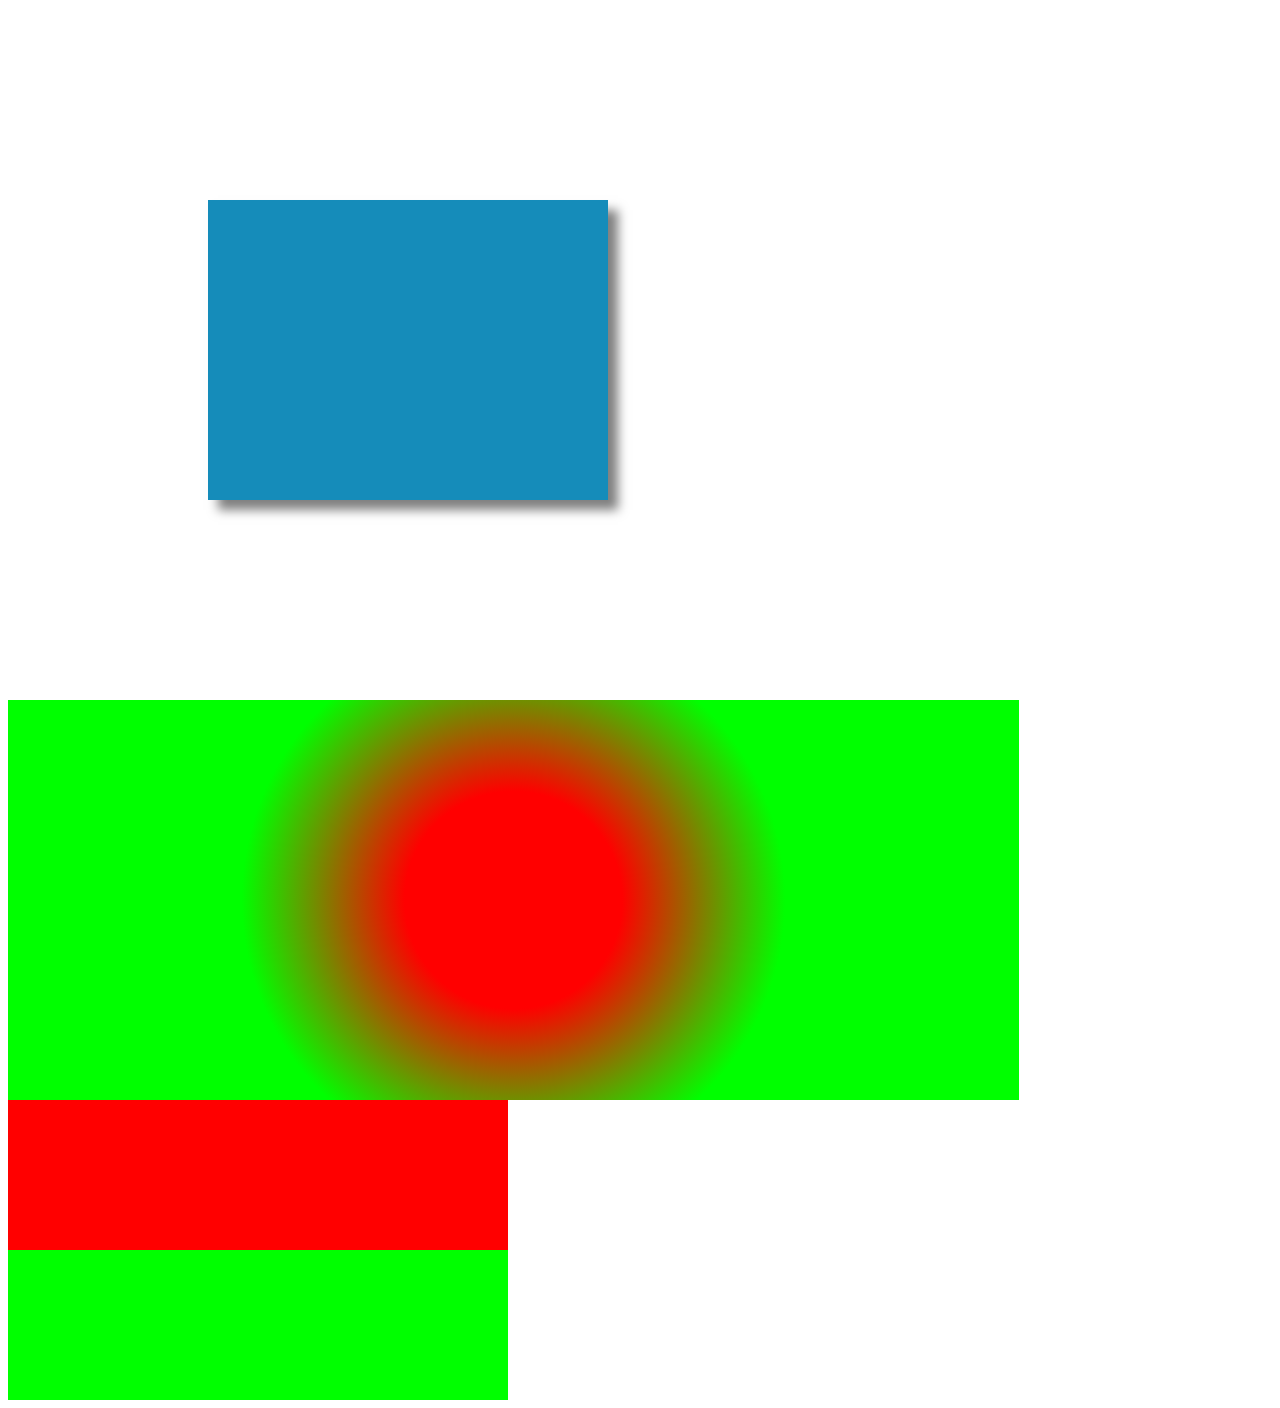
<file: img/7-dars/index.html>
<!DOCTYPE html>
<html lang="en">
<head>
    <meta charset="UTF-8">
    <meta http-equiv="X-UA-Compatible" content="IE=edge">
    <meta name="viewport" content="width=device-width, initial-scale=1.0">
    <title>Box-shadow</title>
    <link rel="stylesheet" type="text/css" href="css/styles.css">
</head>
<body>
    <!-- box-shadow, linear-gradient, radial-gradient -->
   <div class="box">

   </div>
  <div class="box-second">

  </div>
  <div class="linear-gradient">
      
  </div>

</body>
</html>
</file>
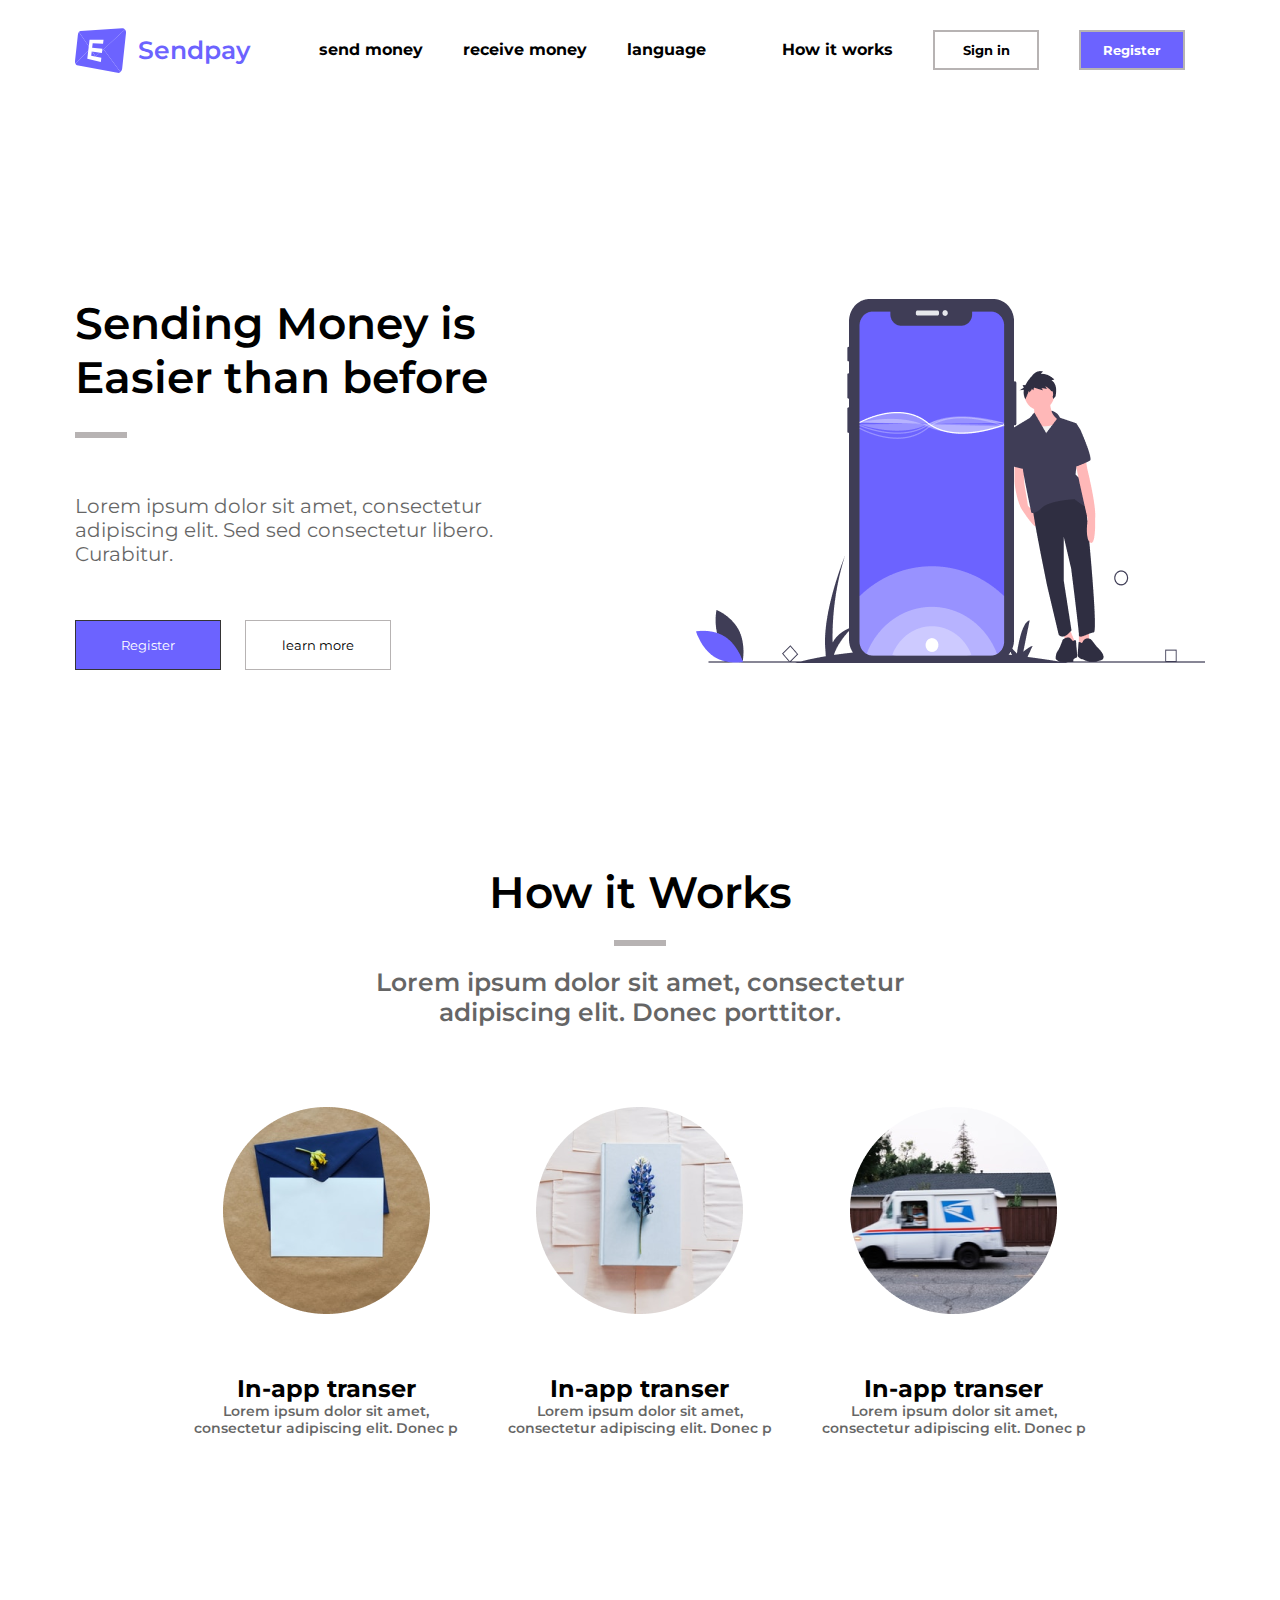
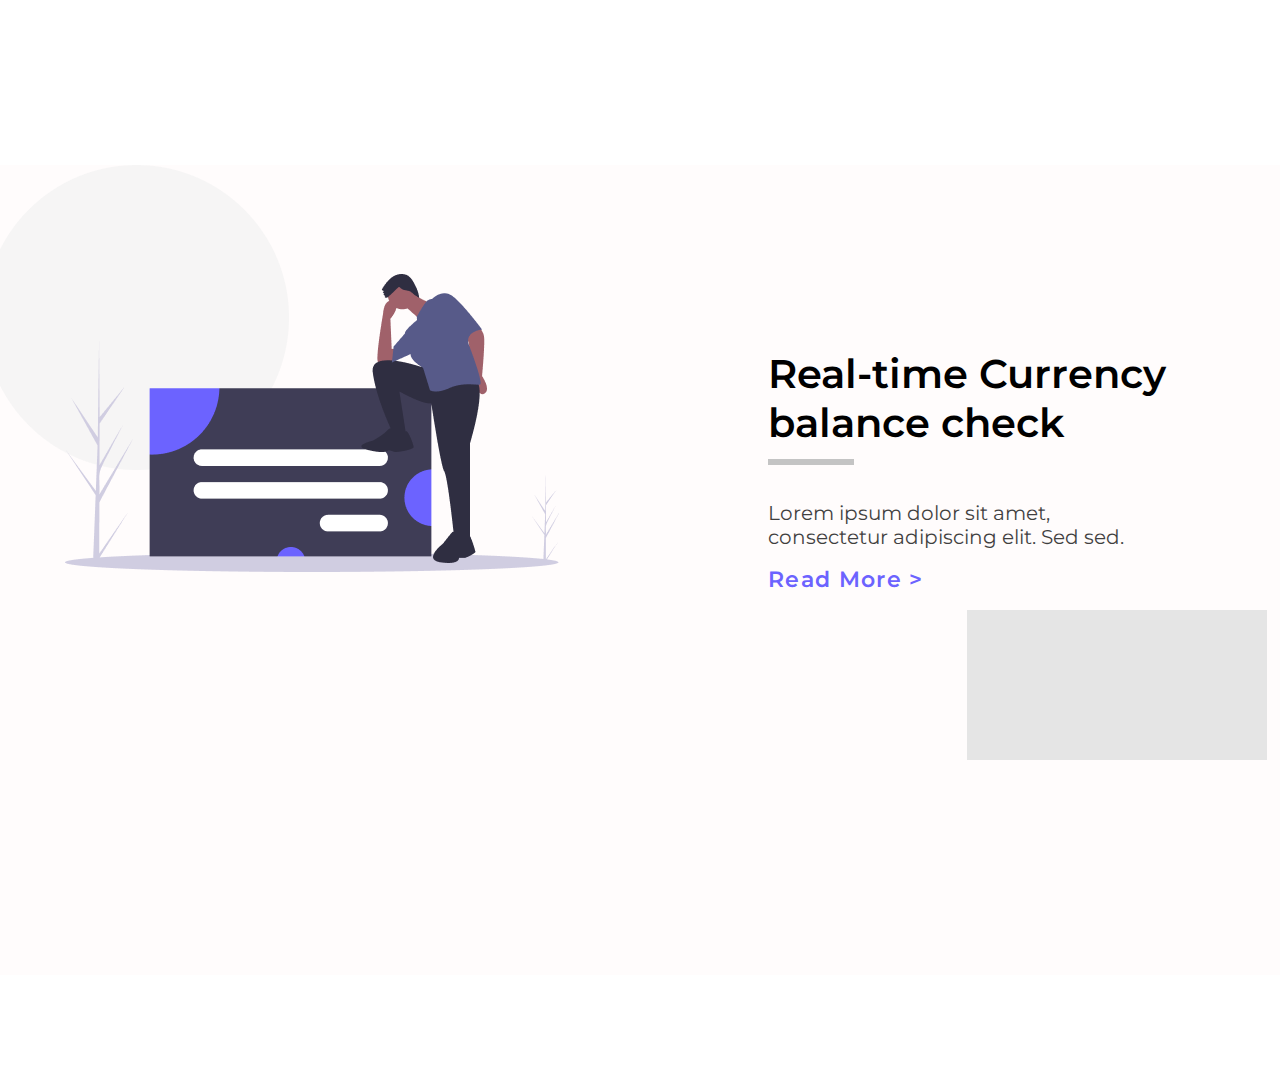
<file: img/7-dars/figma.html>
<!DOCTYPE html>
<html lang="en">

<head>
  <meta charset="UTF-8" />
  <meta http-equiv="X-UA-Compatible" content="IE=edge" />
  <meta name="viewport" content="width=device-width, initial-scale=1.0" />
  <title>Landing page</title>
  <link rel="stylesheet" href="css/figma.css" />
  <link href="https://fonts.googleapis.com/css2?family=Montserrat:wght@400;500;600&display=swap" rel="stylesheet" />
  <link rel="stylesheet" href="https://cdnjs.cloudflare.com/ajax/libs/font-awesome/5.10.2/css/all.min.css"
    integrity="sha512-u7ppO4TLg4v6EY8yQ6T6d66inT0daGyTodAi6ycbw9+/AU8KMLAF7Z7YGKPMRA96v7t+c7O1s6YCTGkok6p9ZA=="
    crossorigin="anonymous" referrerpolicy="no-referrer" />
</head>

<body>
  <header>
    <!-- navbar started -->
    <nav class="navbar">
      <div class="nav-container">
        <div class="nav-logo">
          <img src="rasmlar/logo/logo.svg" alt="logo" />
          <h2>Sendpay</h2>
        </div>
        <ul class="nav-item">
          <li><a href="#" class="nav-link">send money</a></li>
          <li><a href="#" class="nav-link">receive money</a></li>
          <li><a href="#" class="nav-link">language</a></li>
        </ul>
        <ul class="register">
          <li><a href="#" class="nav-link">How it works</a></li>
          <li><button href="#" class="sign-in-btn">Sign in</button></li>
          <li><button href="#" class="register-btn">Register</button></li>
        </ul>
      </div>
    </nav>
    <!-- navbar finally -->
    <main class="sending-money">
      <div class="left-side">
        <div class="left-side-title">
          <h1>Sending Money is Easier than before</h1>
          <hr />
          <p>
            Lorem ipsum dolor sit amet, consectetur adipiscing elit. Sed sed
            consectetur libero. Curabitur.
          </p>
        </div>
        <div class="left-side-btn">
          <button class="btn-register">Register</button>
          <button class="learn-more">learn more</button>
        </div>
      </div>
      <div class="right-side">
        <div class="img-wrapper">
          <img src="rasmlar/main/undraw.png" alt="undraw" />
        </div>
      </div>
    </main>
  </header>
  <!-- how it works started -->
  <div class="how-it-works">
    <div class="it-work-title">
      <h1>How it Works</h1>
      <hr />
      <p>
        Lorem ipsum dolor sit amet, consectetur adipiscing elit. Donec
        porttitor.
      </p>
    </div>
    <div class="card-container">
      <div class="card">
        <div class="avatar">
          <img src="rasmlar/card/1.png" alt="first-image" />
        </div>
        <div class="card-info">
          <h2>In-app transer</h2>
          <p>
            Lorem ipsum dolor sit amet, consectetur adipiscing elit. Donec p
          </p>
        </div>
      </div>
      <div class="card">
        <div class="avatar">
          <img src="rasmlar/card/2.png" alt="first-image" />
        </div>
        <div class="card-info">
          <h2>In-app transer</h2>
          <p>
            Lorem ipsum dolor sit amet, consectetur adipiscing elit. Donec p
          </p>
        </div>
      </div>
      <div class="card">
        <div class="avatar">
          <img src="rasmlar/card/3.png" alt="first-image" />
        </div>
        <div class="card-info">
          <h2>In-app transer</h2>
          <p>
            Lorem ipsum dolor sit amet, consectetur adipiscing elit. Donec p
          </p>
        </div>
      </div>
    </div>
  </div>
  <!-- how it works finished -->
  <div class="real-time-currency">
    <div class="currency-image">
      <img src="rasmlar/undraw/circle.png" alt="" class="currency-circle" />
      <img src="rasmlar/undraw/undraw_image.png" alt="" class="currency-undraw" />
    </div>
    <div class="currency-description">
      <h1>Real-time Currency<br> balance check</h1>
      <hr class="currency-line" />
      <p>Lorem ipsum dolor sit amet,<br> consectetur adipiscing elit. Sed sed.</p>
      <div class="read-more">
        <a href="">Read More ></a>
      </div>
      <span class="currency-box"></span>
    </div>
  </div>
</body>

</html>
</file>
<file: img/7-dars/css/styles.css>
.box {
  width: 400px;
  height: 300px;
  background-color: #158cba;
  margin: 200px;
  /* box-shadow: horizontal(left, right) vertical(top, bottom) blur ; */
  box-shadow: 10px 10px 10px rgba(0, 0, 0, 0.5);
}

.box-second {
  width: 80%;
  height: 400px;
  /* background: linear-gradient(to left, #BD50C1, #5A56CD );  */

  background: #ff0000;
  background: radial-gradient(
    circle farthest-corner at center center,
    #ff0000 20%,
    #00ff00 50%
  );
  background: -webkit-radial-gradient(
    circle farthest-corner at center center,
    #ff0000 20%,
    #00ff00 50%
  );
  background: -moz-radial-gradient(
    circle farthest-corner at center center,
    #ff0000 20%,
    #00ff00 50%
  );
}
.linear-gradient {
  width: 500px;
  height: 300px;
  background: linear-gradient(180deg, #ff0000 50%, #00ff00 50%);
}
</file>
<file: img/7-dars/css/figma.css>
:root {
  --primary__color: #6c63ff;
  --mainBlack: #000000;
  --mainBorder: #b7b3b3;
  --currencyBackground: #fffcfc;
}
* {
  margin: 0;
  padding: 0;
  box-sizing: border-box;
}
body {
  font-family: "Montserrat", sans-serif;
  overflow-x: hidden;
}
li {
  list-style: none;
  font-weight: bold;
  font-size: 16px;
  line-height: 20px;
  margin: 0 20px;
}
a {
  text-decoration: none;
  color: var(--mainBlack);
}
.nav-container,
.sending-money {
  /* width: 100%-npx; */
  /* 1366px - 200px => noutbuk u-n */
  /*1920 -200px => komp u-n  */
  display: flex;
  align-items: center;
  justify-content: space-between;
  width: calc(100% - 150px);
  height: 100px;
  margin: 0 auto;
}
.nav-logo {
  display: flex;
  align-items: center;
  height: 100px;
}
.nav-container .nav-logo h2 {
  margin: 0 12px;
  display: inline;
  font-family: Montserrat;
  font-weight: 600;
  font-size: 25px;
  line-height: 30px;
  color: var(--primary__color);
}
.nav-item,
.register {
  display: flex;
  align-items: center;
}
.register .sign-in-btn,
.register .register-btn {
  width: 106px;
  height: 40px;
  left: 967px;
  top: 25px;
  font-weight: bold;
  background: #ffffff;
  border: 2px solid var(--mainBorder);
  font-family: "Montserrat";
  cursor: pointer;
}
.register .register-btn {
  background: var(--primary__color);
  color: white;
}

.sending-money {
  height: 85vh;
}
.left-side {
  width: 40%;
}
.left-side .left-side-title h1 {
  font-weight: 600;
  font-size: 44px;
  line-height: 54px;
  color: var(--mainBlack);
}
.left-side .left-side-title p {
  font-size: 20px;
  line-height: 24px;
  color: #000000;
  opacity: 0.6;
  margin-top: 56px;
}

.left-side-btn {
  margin-top: 54px;
}
.btn-register,
.learn-more {
  width: 146px;
  height: 50px;
  background: #6c63ff;
  border: 1.5px solid #353434;
  color: white;
  font-family: "Montserrat";
  cursor: pointer;
}
.learn-more {
  background: transparent;
  color: var(--mainBlack);
  border: 1.5px solid var(--mainBorder);
  margin: 0 20px;
}
hr {
  width: 52px;
  height: 0px;
  border: 3px solid #b7b3b3;
  margin-top: 28px;
}

.how-it-works {
  width: 100%;
  height: 100vh;
}
.it-work-title {
  text-align: center;
}
.it-work-title h1 {
  font-weight: 600;
  font-size: 44px;
}
.it-work-title hr {
  margin: 21px auto;
}
.it-work-title p {
  width: 45%;
  margin: auto;
  font-weight: 600;
  font-size: 25px;
  line-height: 30px;
  text-align: center; 
  color: #000000; 
  opacity: 0.6; 
}

.card-container {
  display: flex;
  align-items: center;
  justify-content: space-between;
  flex-wrap: wrap;
  width: 70%;
  height: 70vh;
  margin: 80px auto;
}

.card {
  width: 30%;
  height: 70vh;
}
.avatar,
.card-info {
  text-align: center;
}
.card-info {
  margin: 56px 0;
}
.card-info h1 {
  font-weight: 600;
  font-size: 27px;
  line-height: 33px;
}

.card-info p {
  font-weight: 600;
  font-size: 14px;
  line-height: 17px;
  text-align: center;
  color: #000000;
  opacity: 0.6;
}
.real-time-currency {
  margin-bottom: 100px;
  width: 100%;
  height: 90vh;
  background: var(--currencyBackground);
}
.currency-image {
  position: relative;
  width: 50%;
}
.currency-image .currency-circle {
  position: absolute;
  top: 0;
  left: 0;
}

.currency-image .currency-undraw {
  position: absolute;
  top: 109px;
  left: 65px;
}
.currency-description {
  position: relative;
  left: 60%;
  top: 184px;
  width: 50%;
}
.currency-description h1 {
  font-weight: 600;
  font-size: 40px;
  line-height: 49px;
  color: #000000;
}
.currency-line {
  width: 86px;
  border: 3px solid #c4c4c4;
  margin: 12px 0 36px 0;
}
.currency-description p {
  font-size: 20px;
  line-height: 24px;
  color: #000000;
  opacity: 0.75;
}
.read-more {
    margin: 17px 0;
}
.read-more a {
  font-weight: 600;
  font-size: 22px;
  line-height: 27px;
  letter-spacing: 0.06em;
  color: #6c63ff;
}
.currency-box {
    position: absolute;
    right: 22%;
    display: inline-block;
    width: 300px;
    height: 150px;
    background:#E5E5E5;
}
</file>
